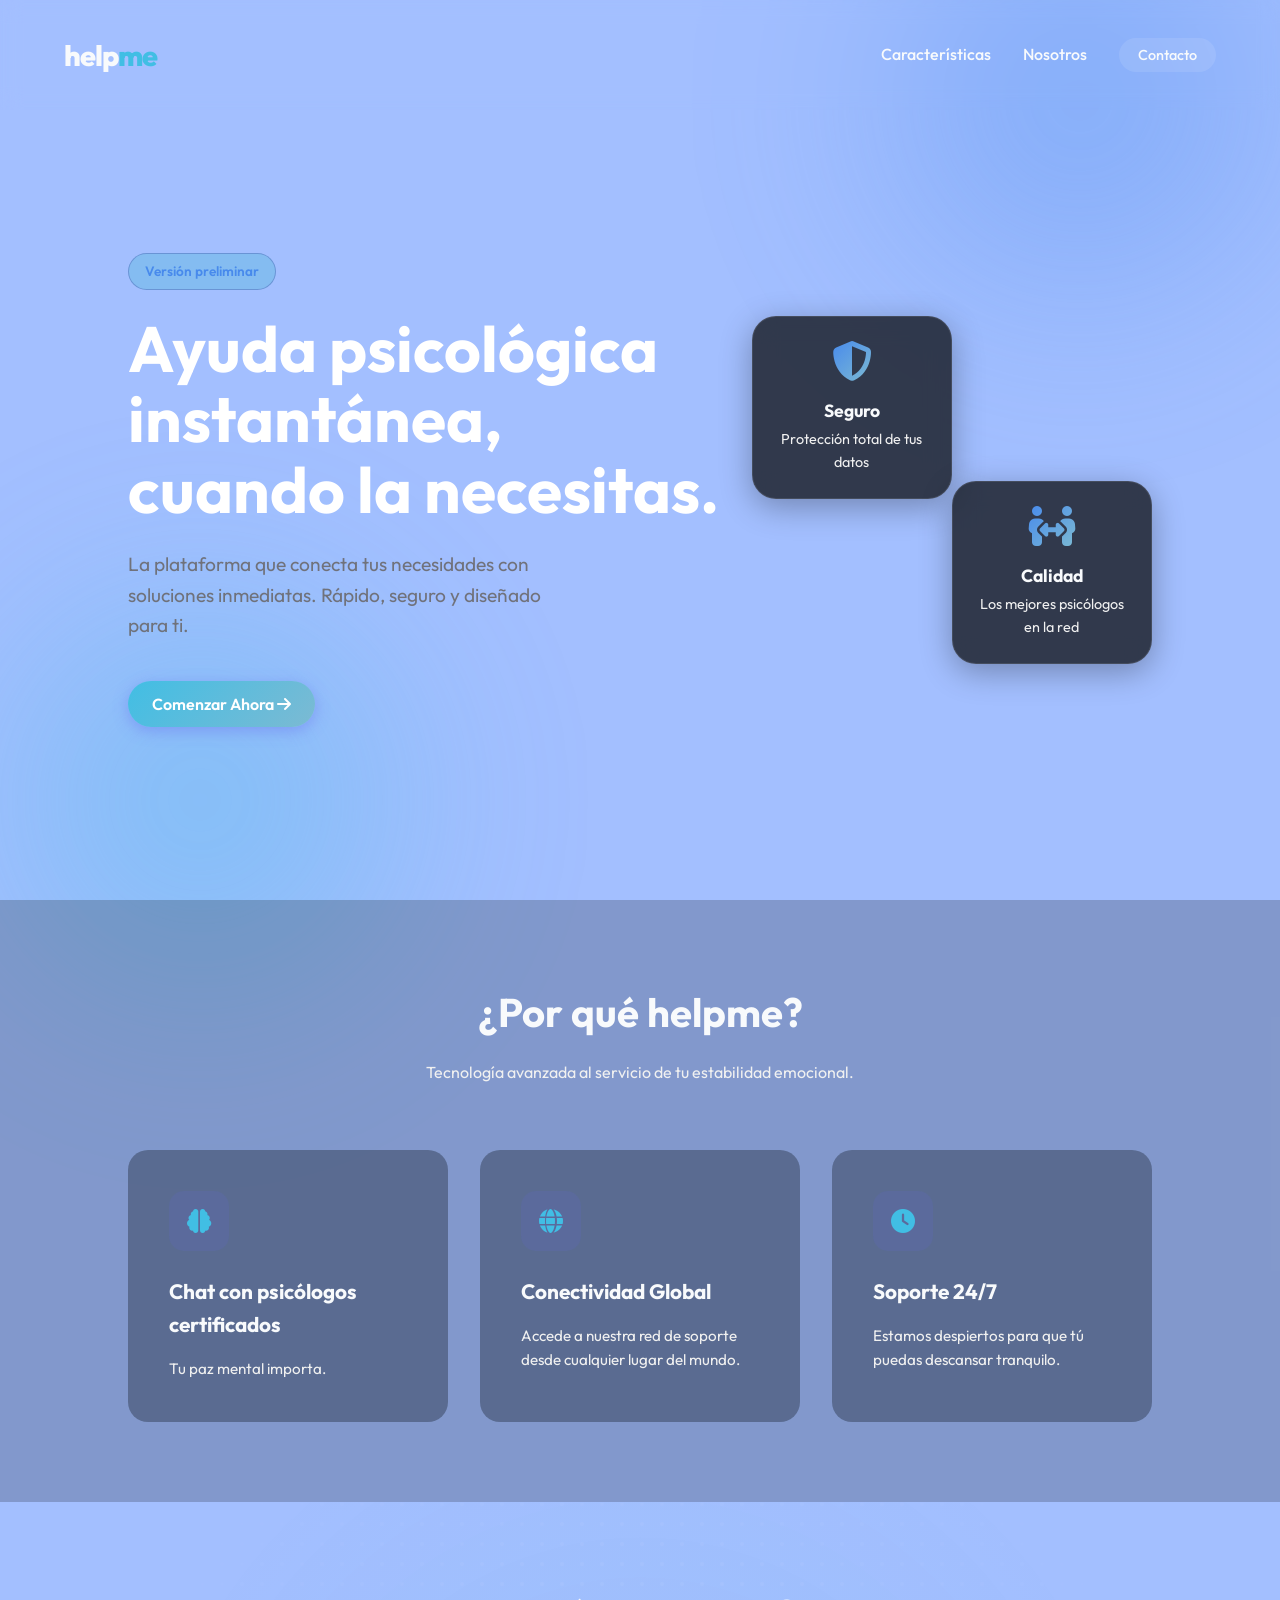
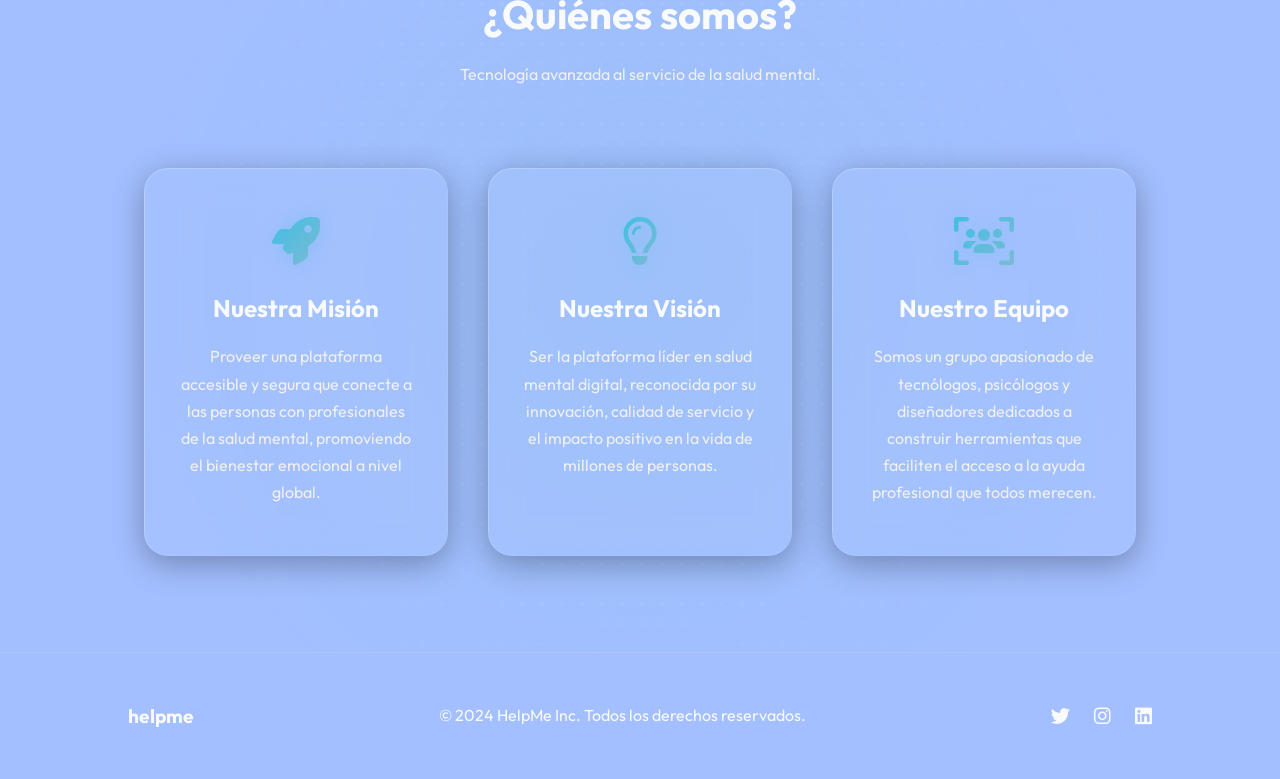
<file: index.html>
<!DOCTYPE html>
<html lang="es">

<head>
    <meta charset="UTF-8">
    <meta name="viewport" content="width=device-width, initial-scale=1.0">
    <title>helpme | Tu Asistente Inteligente</title>
    <!-- Modern Font: Outfit -->
    <link rel="preconnect" href="https://fonts.googleapis.com">
    <link rel="preconnect" href="https://fonts.gstatic.com" crossorigin>
    <link href="https://fonts.googleapis.com/css2?family=Outfit:wght@300;400;600;700;800&display=swap" rel="stylesheet">
    <!-- FontAwesome for Icons -->
    <link rel="stylesheet" href="https://cdnjs.cloudflare.com/ajax/libs/font-awesome/6.4.0/css/all.min.css">
    <link rel="stylesheet" href="style.css">
</head>

<body>
    <!-- Background Elements -->
    <div class="background-glow top-right"></div>
    <div class="background-glow bottom-left"></div>

    <header>
        <nav class="navbar">
            <div class="logo">help<span class="highlight">me</span></div>
            <ul class="nav-links">
                <li><a href="#features">Características</a></li>
                <li><a href="#about">Nosotros</a></li>
                <li><a href="#contact" class="btn-secondary">Contacto</a></li>
            </ul>
        </nav>
    </header>

    <main>
        <!-- Hero Section -->
        <section class="hero">
            <div class="hero-content">
                <span class="badge">Versión preliminar</span>
                <h1 class="hero-title">Ayuda psicológica instantánea,<br>cuando la necesitas.</h1>
                <p class="hero-subtitle" style="color: #686565da;">La plataforma que conecta tus necesidades
                    con soluciones
                    inmediatas. Rápido, seguro y diseñado para ti.</p>
                <div class="cta-group">
                    <button onclick="window.location.href = 'login-page/login.html';" class="btn-primary">Comenzar Ahora
                        <i class="fa-solid fa-arrow-right"></i></button>
                </div>
            </div>
            <div class="hero-visual">
                <div class="glass-card float-animation">
                    <i class="fa-solid fa-shield-halved icon-large"></i>
                    <h3>Seguro</h3>
                    <p>Protección total de tus datos</p>
                </div>
                <div class="glass-card float-animation delay-1">
                    <i class="fa-solid fa-people-arrows icon-large"></i>
                    <h3>Calidad</h3>
                    <p>Los mejores psicólogos en la red</p>
                </div>
            </div>
        </section>

        <!-- Features Section -->
        <section id="features" class="features">
            <div class="section-header">
                <h2>¿Por qué helpme?</h2>
                <p>Tecnología avanzada al servicio de tu estabilidad emocional.</p>
            </div>
            <div class="feature-grid">
                <div class="feature-card hidden">
                    <div class="icon-box">
                        <i class="fa-solid fa-brain"></i>
                    </div>
                    <h3>Chat con psicólogos certificados</h3>
                    <p>Tu paz mental importa.</p>
                </div>
                <div class="feature-card hidden">
                    <div class="icon-box">
                        <i class="fa-solid fa-globe"></i>
                    </div>
                    <h3>Conectividad Global</h3>
                    <p>Accede a nuestra red de soporte desde cualquier lugar del mundo.</p>
                </div>
                <div class="feature-card hidden">
                    <div class="icon-box">
                        <i class="fa-solid fa-clock"></i>
                    </div>
                    <h3>Soporte 24/7</h3>
                    <p>Estamos despiertos para que tú puedas descansar tranquilo.</p>
                </div>
            </div>
        </section>

        <section id="about" class="features">
            <div class="section-header">
                <h2>¿Quiénes somos?</h2>
                <p>Tecnología avanzada al servicio de la salud mental.</p>
            </div>
            <div class="company-info-grid">
                <div class="glass-panel">
                    <i class="fa-solid fa-rocket about-icon"></i>
                    <h3>Nuestra Misión</h3>
                    <p>Proveer una plataforma accesible y segura que conecte a las personas con profesionales de la
                        salud mental, promoviendo el bienestar emocional a nivel global.</p>
                </div>
                <div class="glass-panel">
                    <i class="fa-regular fa-lightbulb about-icon"></i>
                    <h3>Nuestra Visión</h3>
                    <p>Ser la plataforma líder en salud mental digital, reconocida por su innovación, calidad de
                        servicio y el impacto positivo en la vida de millones de personas.</p>
                </div>
                <div class="glass-panel">
                    <i class="fa-solid fa-users-viewfinder about-icon"></i>
                    <h3>Nuestro Equipo</h3>
                    <p>Somos un grupo apasionado de tecnólogos, psicólogos y diseñadores dedicados a construir
                        herramientas que faciliten el acceso a la ayuda profesional que todos merecen.</p>
                </div>
            </div>
        </section>
    </main>

    <footer>
        <div class="footer-content">
            <div class="footer-logo">helpme</div>
            <p>&copy; 2024 HelpMe Inc. Todos los derechos reservados.</p>
            <div class="social-links">
                <a href="#"><i class="fa-brands fa-twitter"></i></a>
                <a href="#"><i class="fa-brands fa-instagram"></i></a>
                <a href="#"><i class="fa-brands fa-linkedin"></i></a>
            </div>
        </div>
    </footer>

    <script src="script.js"></script>
</body>

</html>
</file>
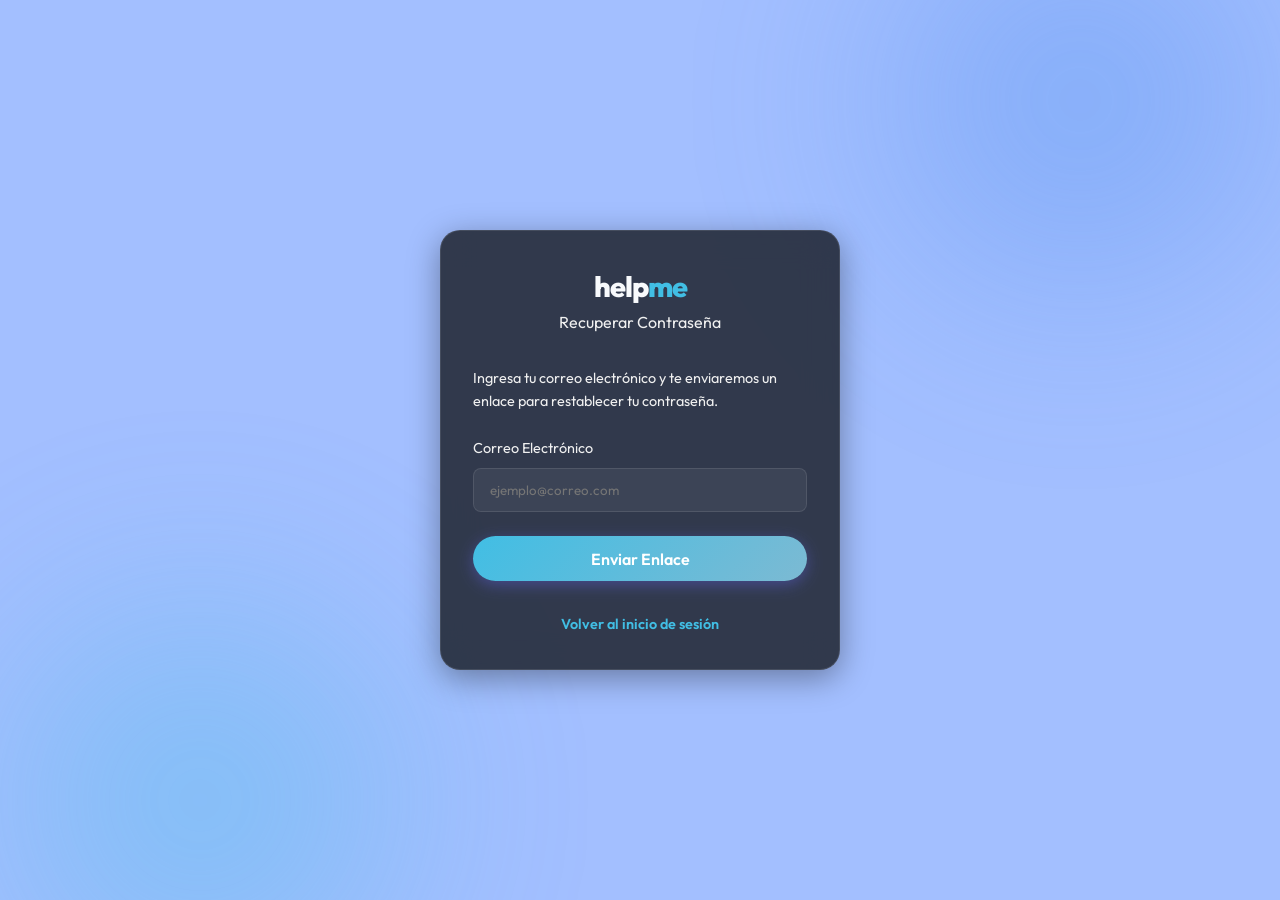
<file: forgot-pwd-page/ftpwd.html>
<!DOCTYPE html>
<html lang="es">

<head>
    <meta charset="UTF-8">
    <meta name="viewport" content="width=device-width, initial-scale=1.0">
    <title>Recuperar Contraseña - helpme</title>
    <!-- Modern Font: Outfit -->
    <link rel="preconnect" href="https://fonts.googleapis.com">
    <link rel="preconnect" href="https://fonts.gstatic.com" crossorigin>
    <link href="https://fonts.googleapis.com/css2?family=Outfit:wght@300;400;600;700;800&display=swap" rel="stylesheet">
    <!-- FontAwesome for Icons -->
    <link rel="stylesheet" href="https://cdnjs.cloudflare.com/ajax/libs/font-awesome/6.4.0/css/all.min.css">
    <link rel="stylesheet" href="../style.css">
</head>

<body class="login-body">
    <!-- Background Elements -->
    <div class="background-glow top-right"></div>
    <div class="background-glow bottom-left"></div>

    <div class="login-container">
        <div class="login-header">
            <a href="../main.html" class="logo-link">
                <div class="logo">help<span class="highlight">me</span></div>
            </a>
            <p>Recuperar Contraseña</p>
        </div>

        <form id="resetForm">
            <div class="form-group">
                <p style="margin-bottom: 1.5rem; color: var(--text-secondary); font-size: 0.9rem;">
                    Ingresa tu correo electrónico y te enviaremos un enlace para restablecer tu contraseña.
                </p>
                <label for="email">Correo Electrónico</label>
                <input type="email" id="email" placeholder="ejemplo@correo.com" required>
            </div>

            <button type="submit" class="btn-primary btn-block">Enviar Enlace</button>
        </form>

        <div class="register-link">
            <a href="../login-page/login.html">Volver al inicio de sesión</a>
        </div>
    </div>

    <script src="ftpwdjs.js"></script>
</body>

</html>
</file>
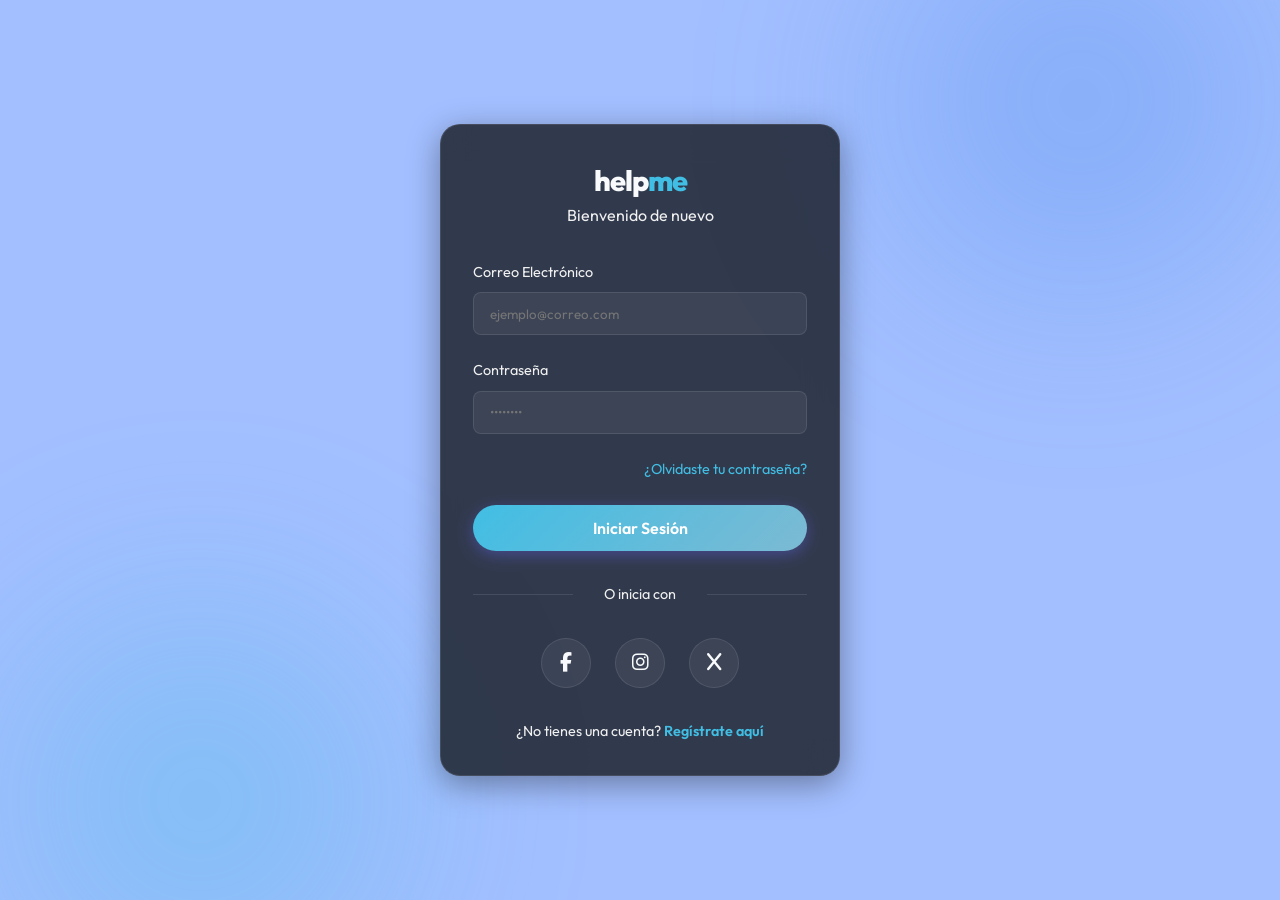
<file: login-page/login.html>
<!DOCTYPE html>
<html lang="es">

<head>
    <meta charset="UTF-8">
    <meta name="viewport" content="width=device-width, initial-scale=1.0">
    <title>Iniciar Sesión - helpme</title>
    <!-- Modern Font: Outfit -->
    <link rel="preconnect" href="https://fonts.googleapis.com">
    <link rel="preconnect" href="https://fonts.gstatic.com" crossorigin>
    <link href="https://fonts.googleapis.com/css2?family=Outfit:wght@300;400;600;700;800&display=swap" rel="stylesheet">
    <!-- FontAwesome for Icons -->
    <link rel="stylesheet" href="https://cdnjs.cloudflare.com/ajax/libs/font-awesome/6.4.0/css/all.min.css">
    <link rel="stylesheet" href="../style.css">
</head>

<body class="login-body">
    <!-- Background Elements -->
    <div class="background-glow top-right"></div>
    <div class="background-glow bottom-left"></div>

    <div class="login-container">
        <div class="login-header">
            <a href="../main.html" class="logo-link">
                <div class="logo">help<span class="highlight">me</span></div>
            </a>
            <p>Bienvenido de nuevo</p>
        </div>

        <form id="loginForm">
            <p id="loginError" style="color: #ff4d4d; display: none; margin-bottom: 1rem;"></p>
            <div class="form-group">
                <label for="email">Correo Electrónico</label>
                <input type="email" id="email" placeholder="ejemplo@correo.com" required>
            </div>
            <div class="form-group">
                <label for="password">Contraseña</label>
                <input type="password" id="password" placeholder="••••••••" required>
            </div>

            <div class="form-options">
                <a href="../forgot-pwd-page/ftpwd.html">¿Olvidaste tu contraseña?</a>
            </div>

            <button type="submit" class="btn-primary btn-block">Iniciar Sesión</button>
        </form>

        <div class="divider">
            O inicia con
        </div>

        <div class="social-login">
            <a href="#" class="social-btn" title="Facebook"><i class="fa-brands fa-facebook-f"></i></a>
            <a href="#" class="social-btn" title="Instagram"><i class="fa-brands fa-instagram"></i></a>
            <a href="#" class="social-btn" title="X (Twitter)"><i class="fa-brands fa-x"></i></a>
        </div>

        <div class="register-link">
            ¿No tienes una cuenta? <a href="../register-page/register.html">Regístrate aquí</a>
        </div>
    </div>

    <script src="loginjs.js"></script>
</body>

</html>
</file>
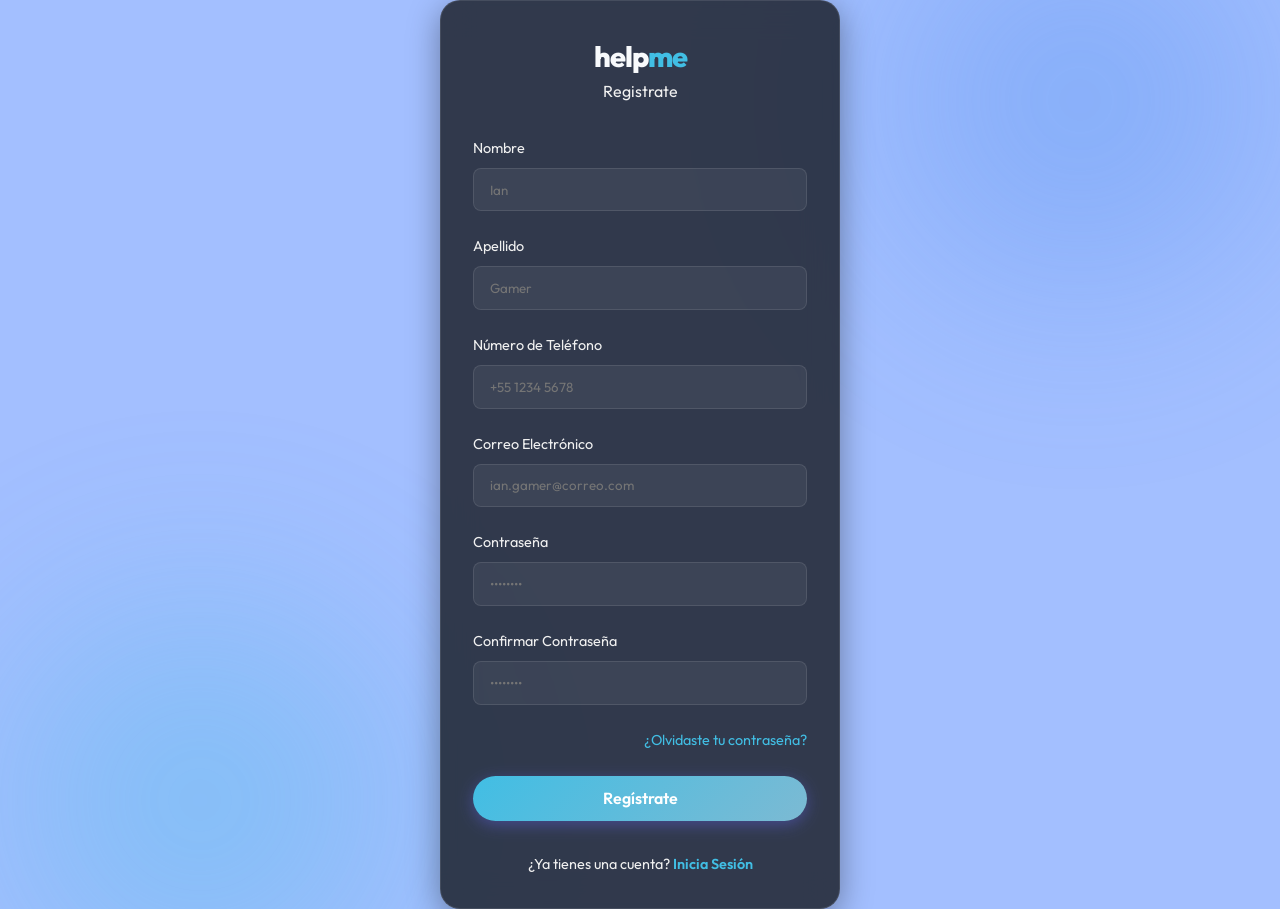
<file: register-page/register.html>
<!DOCTYPE html>
<html lang="es">

<head>
    <meta charset="UTF-8">
    <meta name="viewport" content="width=device-width, initial-scale=1.0">
    <title>Iniciar Sesión - helpme</title>
    <!-- Modern Font: Outfit -->
    <link rel="preconnect" href="https://fonts.googleapis.com">
    <link rel="preconnect" href="https://fonts.gstatic.com" crossorigin>
    <link href="https://fonts.googleapis.com/css2?family=Outfit:wght@300;400;600;700;800&display=swap" rel="stylesheet">
    <!-- FontAwesome for Icons -->
    <link rel="stylesheet" href="https://cdnjs.cloudflare.com/ajax/libs/font-awesome/6.4.0/css/all.min.css">
    <link rel="stylesheet" href="../style.css">
</head>

<body class="login-body">
    <!-- Background Elements -->
    <div class="background-glow top-right"></div>
    <div class="background-glow bottom-left"></div>

    <div class="login-container">
        <div class="login-header">
            <a href="../main.html" class="logo-link">
                <div class="logo">help<span class="highlight">me</span></div>
            </a>
            <p>Registrate</p>
        </div>

        <form id="registerForm">
            <div class="form-group">
                <label for="name">Nombre</label>
                <input type="text" id="name" placeholder="Ian" required>
            </div>
            <div class="form-group">
                <label for="lastname">Apellido</label>
                <input type="text" id="lastname" placeholder="Gamer" required>
            </div>
            <div class="form-group">
                <label for="phone">Número de Teléfono</label>
                <input type="number" id="phone" placeholder="+55 1234 5678" required>
            </div>
            <div class="form-group">
                <label for="email">Correo Electrónico</label>
                <input type="email" id="email" placeholder="ian.gamer@correo.com" required>
            </div>
            <div class="form-group">
                <label for="password" id="pwd">Contraseña</label>
                <input type="password" id="password" placeholder="••••••••" required>
            </div>
            <div class="form-group">
                <label for="password-confirm" id="pwd-confirm">Confirmar Contraseña</label>
                <input type="password" id="password-confirm" placeholder="••••••••" required>
            </div>

            <div class="form-options">
                <a href="../forgot-pwd-page/ftpwd.html">¿Olvidaste tu contraseña?</a>
            </div>

            <button type="submit" class="btn-primary btn-block">Regístrate</button>
        </form>



        <div class="register-link">
            ¿Ya tienes una cuenta? <a href="../login-page/login.html">Inicia Sesión</a>
        </div>
    </div>

    <div id="errorModal" class="modal">
        <div class="modal-content">
            <span class="close-button">&times;</span>
            <p id="errorMessage"></p>
        </div>
    </div>


    <script src="registerjs.js"></script>
</body>

</html>
</file>
<file: style.css>
/* Fonts */
:root {
    --primary: #41bee4;
    --secondary: #488aec;
    --accent: #7cbad3;
    --dark-bg: #a3bfff;
    --card-bg: rgba(0, 0, 0, 0.7);
    --text-primary: #f8fafc;
    --text-secondary: #f0f0f0;
    --text-tertiary: #c0c0c0;
    --glass-border: rgba(255, 255, 255, 0.1);
    --glow: rgba(0, 204, 255, 0.596);
}

* {
    margin: 0;
    padding: 0;
    box-sizing: border-box;
}

a {
    text-decoration: none;
    color: var(--text-primary);
}

body {
    font-family: 'Outfit', sans-serif;
    background-color: var(--dark-bg);
    color: var(--text-primary);
    overflow-x: hidden;
    line-height: 1.6;
}

/* Background Glow Effects */
.background-glow {
    position: fixed;
    width: 600px;
    height: 600px;
    background: radial-gradient(circle, var(--glow) 0%, transparent 70%);
    border-radius: 50%;
    filter: blur(80px);
    z-index: -1;
    opacity: 0.4;
    animation: pulse 10s infinite alternate;
}

.top-right {
    top: -200px;
    right: -100px;
    background: radial-gradient(circle, var(--secondary) 0%, transparent 70%);
}

.bottom-left {
    bottom: -200px;
    left: -100px;
    background: radial-gradient(circle, var(--primary) 0%, transparent 70%);
}

@keyframes pulse {
    0% { transform: scale(1); opacity: 0.3; }
    100% { transform: scale(1.2); opacity: 0.5; }
}

/* Navigation */
.navbar {
    display: flex;
    justify-content: space-between;
    align-items: center;
    padding: 2rem 5%;
    backdrop-filter: blur(10px);
    position: fixed;
    width: 100%;
    top: 0;
    z-index: 1000;
}

.logo {
    font-size: 1.8rem;
    font-weight: 800;
    letter-spacing: -1px;
}

.highlight {
    color: var(--primary);
}

.nav-links {
    list-style: none;
    display: flex;
    gap: 2rem;
    align-items: center;
}

.nav-links a {
    text-decoration: none;
    color: var(--text-primary);
    font-weight: 500;
    transition: color 0.3s;
}

.nav-links a:hover {
    color: var(--primary);
}

/* Buttons */
.btn-primary, .btn-secondary, .btn-outline {
    padding: 0.8rem 1.5rem;
    border-radius: 50px;
    font-weight: 600;
    cursor: pointer;
    transition: all 0.3s ease;
    border: none;
    font-family: inherit;
    font-size: 1rem;
}

.btn-primary {
    background: linear-gradient(135deg, var(--primary), var(--accent));
    color: white;
    box-shadow: 0 4px 15px rgba(99, 102, 241, 0.4);
}

.btn-primary:hover {
    transform: translateY(-2px);
    box-shadow: 0 8px 25px rgba(99, 102, 241, 0.6);
}

.btn-secondary {
    background: rgba(255,255,255,0.1);
    color: white;
    padding: 0.5rem 1.2rem;
    font-size: 0.9rem;
}

.btn-secondary:hover {
    background: rgba(255,255,255,0.2);
}

.btn-outline {
    background: transparent;
    border: 2px solid var(--glass-border);
    color: var(--text-primary);
    margin-left: 1rem;
}

.btn-outline:hover {
    border-color: var(--text-primary);
    background: rgba(255,255,255,0.05);
}

/* Hero Section */
.hero {
    min-height: 100vh;
    display: flex;
    align-items: center;
    justify-content: space-between;
    padding: 0 10%;
    padding-top: 80px; /* Offset for fixed header */
}

.hero-content {
    max-width: 600px;
}

.badge {
    background: rgba(13, 181, 187, 0.2);
    color: var(--secondary);
    padding: 0.4rem 1rem;
    border-radius: 20px;
    font-size: 0.85rem;
    font-weight: 600;
    display: inline-block;
    margin-bottom: 1.5rem;
    border: 1px solid rgba(44, 59, 150, 0.3);
}

.hero-title {
    font-size: 4rem;
    line-height: 1.1;
    margin-bottom: 1.5rem;
    background: #fff;
    -webkit-background-clip: text;
    background-clip: text;
    -webkit-text-fill-color: transparent;
}

.hero-subtitle {
    color: var(--text-secondary);
    font-size: 1.2rem;
    margin-bottom: 2.5rem;
    max-width: 450px;
}

.hero-visual {
    position: relative;
    width: 400px;
    height: 400px;
    display: flex;
    flex-direction: column;
    justify-content: center;
    gap: 2rem;
}

/* Glass Cards */
.glass-card {
    background: var(--card-bg);
    backdrop-filter: blur(12px);
    border: 1px solid var(--glass-border);
    border-radius: 24px;
    padding: 1.5rem;
    width: 200px;
    display: flex;
    flex-direction: column;
    align-items: center;
    text-align: center;
    box-shadow: 0 8px 32px 0 rgba(0, 0, 0, 0.3);
}

.icon-large {
    font-size: 2.5rem;
    margin-bottom: 1rem;
    background: linear-gradient(135deg, var(--secondary), var(--accent));
    -webkit-background-clip: text;
    background-clip: text;
    -webkit-text-fill-color: transparent;
}

.glass-card h3 {
    margin-bottom: 0.2rem;
    font-size: 1.1rem;
}

.glass-card p {
    color: var(--text-secondary);
    font-size: 0.9rem;
}

.float-animation {
    animation: float 6s ease-in-out infinite;
}

.delay-1 {
    animation-delay: 3s;
    align-self: flex-end;
    margin-top: -50px;
}

@keyframes float {
    0% { transform: translateY(0px); }
    50% { transform: translateY(-20px); }
    100% { transform: translateY(0px); }
}

/* Features Section */
.features {
    padding: 5rem 10%;
    background: rgba(0,0,0,0.2);
}

.section-header {
    text-align: center;
    margin-bottom: 4rem;
    position: relative;
    z-index: 2;
}

/* About Section Specifics */
#about {
    background: radial-gradient(circle at center, rgba(16, 192, 169, 0.05) 0%, transparent 70%);
    position: relative;
    overflow: hidden;
}

#about::before {
    content: '';
    position: absolute;
    top: 50%;
    left: 50%;
    transform: translate(-50%, -50%);
    width: 100%;
    height: 100%;
    background: url('data:image/svg+xml,<svg width="20" height="20" viewBox="0 0 20 20" xmlns="http://www.w3.org/2000/svg"><circle cx="2" cy="2" r="2" fill="rgba(255,255,255,0.05)"/></svg>') repeat;
    mask-image: radial-gradient(circle, black 40%, transparent 80%);
    z-index: 1;
    pointer-events: none;
}

.company-info-grid {
    display: grid;
    grid-template-columns: repeat(auto-fit, minmax(300px, 1fr));
    gap: 2.5rem;
    position: relative;
    z-index: 2;
    padding: 1rem;
}

.glass-panel {
    background: tbody; /* Fallback */
    background: rgba(255, 255, 255, 0.03);
    backdrop-filter: blur(16px);
    -webkit-backdrop-filter: blur(16px);
    border: 1px solid rgba(255, 255, 255, 0.08);
    border-top: 1px solid rgba(255, 255, 255, 0.2);
    border-left: 1px solid rgba(255, 255, 255, 0.2);
    box-shadow: 0 8px 32px 0 rgba(0, 0, 0, 0.3);
    border-radius: 24px;
    padding: 3rem 2rem;
    position: relative;
    overflow: hidden;
    transition: all 0.4s cubic-bezier(0.175, 0.885, 0.32, 1.275);
    display: flex;
    flex-direction: column;
    align-items: center;
    text-align: center;
}

.glass-panel::after {
    content: '';
    position: absolute;
    top: 0;
    left: -100%;
    width: 50%;
    height: 100%;
    background: linear-gradient(
        to right,
        transparent 0%,
        rgba(255, 255, 255, 0.05) 50%,
        transparent 100%
    );
    transform: skewX(-25deg);
    transition: 0.5s;
    pointer-events: none;
}

.glass-panel:hover::after {
    left: 150%;
    transition: 0.7s;
}

.glass-panel:hover {
    transform: translateY(-10px) scale(1.02);
    box-shadow: 0 20px 40px rgba(0, 0, 0, 0.4),
                0 0 20px rgba(65, 190, 228, 0.2); /* Primary glow */
    border-color: rgba(255, 255, 255, 0.2);
    background: rgba(255, 255, 255, 0.06);
}

.about-icon {
    font-size: 3rem;
    margin-bottom: 1.5rem;
    background: linear-gradient(135deg, var(--primary), var(--accent));
    -webkit-background-clip: text;
    background-clip: text;
    -webkit-text-fill-color: transparent;
    filter: drop-shadow(0 0 10px rgba(65, 190, 228, 0.3));
    transition: all 0.4s ease;
}

.glass-panel:hover .about-icon {
    transform: scale(1.1) rotate(5deg);
    filter: drop-shadow(0 0 15px rgba(16, 192, 169, 0.5));
}

.glass-panel h3 {
    font-size: 1.5rem;
    margin-bottom: 1rem;
    color: var(--text-primary);
    font-weight: 700;
}

.glass-panel p {
    color: var(--text-secondary);
    font-size: 1rem;
    line-height: 1.7;
}

.section-header h2 {
    font-size: 2.5rem;
    margin-bottom: 1rem;
}

.section-header p {
    color: var(--text-secondary);
}

.feature-grid {
    display: grid;
    grid-template-columns: repeat(auto-fit, minmax(300px, 1fr));
    gap: 2rem;
}

.feature-card {
    background: rgba(30, 41, 59, 0.4);
    padding: 2.5rem;
    border-radius: 20px;
    border: 1px solid transparent;
    transition: all 0.3s ease;
}

.feature-card:hover {
    border-color: var(--primary);
    background: rgba(30, 41, 59, 0.6);
    transform: translateY(-5px);
}

.icon-box {
    width: 60px;
    height: 60px;
    background: rgba(99, 102, 241, 0.1);
    border-radius: 15px;
    display: flex;
    align-items: center;
    justify-content: center;
    font-size: 1.5rem;
    color: var(--primary);
    margin-bottom: 1.5rem;
}

.feature-card h3 {
    margin-bottom: 1rem;
    font-size: 1.3rem;
}

.feature-card p {
    color: var(--text-secondary);
    font-size: 0.95rem;
}

/* Footer */
footer {
    padding: 3rem 10%;
    border-top: 1px solid var(--glass-border);
    margin-top: auto;
}

.footer-content {
    display: flex;
    justify-content: space-between;
    align-items: center;
}

.footer-logo {
    font-weight: 700;
    font-size: 1.2rem;
}

.social-links {
    display: flex;
    gap: 1.5rem;
}

.social-links a {
    color: var(--text-primary);
    font-size: 1.2rem;
    transition: color 0.3s;
}

.social-links a:hover {
    color: var(--primary);
}

/* Scroll Animation States */
.hidden {
    opacity: 0;
    transform: translateY(30px);
    transition: all 0.8s ease-out;
}

.show {
    opacity: 1;
    transform: translateY(0);
}

/* Mobile Responsive */
@media (max-width: 768px) {
    .hero {
        flex-direction: column;
        text-align: center;
        padding-top: 120px;
    }
    
    .hero-content {
        margin-bottom: 4rem;
    }

    .hero-title {
        font-size: 3rem;
    }
    
    .logo {
        font-size: 1.5rem;
    }

    .nav-links {
        display: none; /* Simplify for now or add burger menu in JS phase */
    }
    
    .hero-visual {
        width: 100%;
        align-items: center;
    }
    
    
    .footer-content {
        flex-direction: column;
        gap: 1.5rem;
    }
}

/* Login Page Styles */
.login-body {
    display: flex;
    justify-content: center;
    align-items: center;
    min-height: 100vh;
    padding: 0;
}

.login-container {
    width: 100%;
    max-width: 400px;
    padding: 2rem;
    background: var(--card-bg);
    backdrop-filter: blur(16px);
    border: 1px solid var(--glass-border);
    border-radius: 20px;
    box-shadow: 0 8px 32px 0 rgba(0, 0, 0, 0.37);
    text-align: center;
    position: relative;
    z-index: 10;
}

.login-header {
    margin-bottom: 2rem;
}

.login-header h2 {
    font-size: 2rem;
    margin-bottom: 0.5rem;
}

.login-header p {
    color: var(--text-secondary);
}

.form-group {
    margin-bottom: 1.5rem;
    text-align: left;
}

.form-group label {
    display: block;
    margin-bottom: 0.5rem;
    font-size: 0.9rem;
    color: var(--text-secondary);
}

.form-group input {
    width: 100%;
    padding: 0.8rem 1rem;
    background: rgba(255, 255, 255, 0.05);
    border: 1px solid var(--glass-border);
    border-radius: 8px;
    color: var(--text-primary);
    font-family: inherit;
    transition: all 0.3s ease;
}

.form-group input:focus {
    outline: none;
    border-color: var(--primary);
    background: rgba(255, 255, 255, 0.1);
}

.form-options {
    display: flex;
    justify-content: flex-end;
    margin-bottom: 1.5rem;
    font-size: 0.9rem;
}

.form-options a {
    color: var(--primary);
    text-decoration: none;
    transition: color 0.3s;
}

.form-options a:hover {
    color: var(--accent);
}

.btn-block {
    width: 100%;
    margin-bottom: 2rem;
}

.divider {
    position: relative;
    margin-bottom: 2rem;
    color: var(--text-secondary);
    font-size: 0.9rem;
}

.divider::before,
.divider::after {
    content: "";
    position: absolute;
    top: 50%;
    width: 30%;
    height: 1px;
    background: var(--glass-border);
}

.divider::before { left: 0; }
.divider::after { right: 0; }

.social-login {
    display: flex;
    justify-content: center;
    gap: 1.5rem;
    margin-bottom: 2rem;
}

.social-btn {
    width: 50px;
    height: 50px;
    border-radius: 50%;
    display: flex;
    align-items: center;
    justify-content: center;
    background: rgba(255, 255, 255, 0.05);
    border: 1px solid var(--glass-border);
    color: var(--text-primary);
    font-size: 1.2rem;
    text-decoration: none;
    transition: all 0.3s ease;
}

.social-btn:hover {
    background: var(--primary);
    color: white;
    transform: translateY(-3px);
    box-shadow: 0 5px 15px rgba(65, 190, 228, 0.3);
}

.register-link {
    font-size: 0.9rem;
    color: var(--text-secondary);
}

.register-link a {
    color: var(--primary);
    text-decoration: none;
    font-weight: 600;
}

.register-link a:hover {
    text-decoration: underline;
}

/* Simple Modal */
.modal {
    display: none; 
    position: fixed; 
    z-index: 2000; 
    left: 0;
    top: 0;
    width: 100%; 
    height: 100%; 
    overflow: auto; 
    background-color: rgb(0,0,0); 
    background-color: rgba(0,0,0,0.6); 
    backdrop-filter: blur(5px);
}

.modal-content {
    background-color: var(--dark-bg);
    margin: 15% auto; 
    padding: 20px;
    border: 1px solid var(--glass-border);
    width: 80%;
    max-width: 400px;
    border-radius: 15px;
    text-align: center;
    color: var(--text-primary);
    box-shadow: 0 4px 20px rgba(0,0,0,0.5);
}

.close-button {
    color: #aaa;
    float: right;
    font-size: 28px;
    font-weight: bold;
}

.close-button:hover,
.close-button:focus {
    color: white;
    text-decoration: none;
    cursor: pointer;
}
</file>
